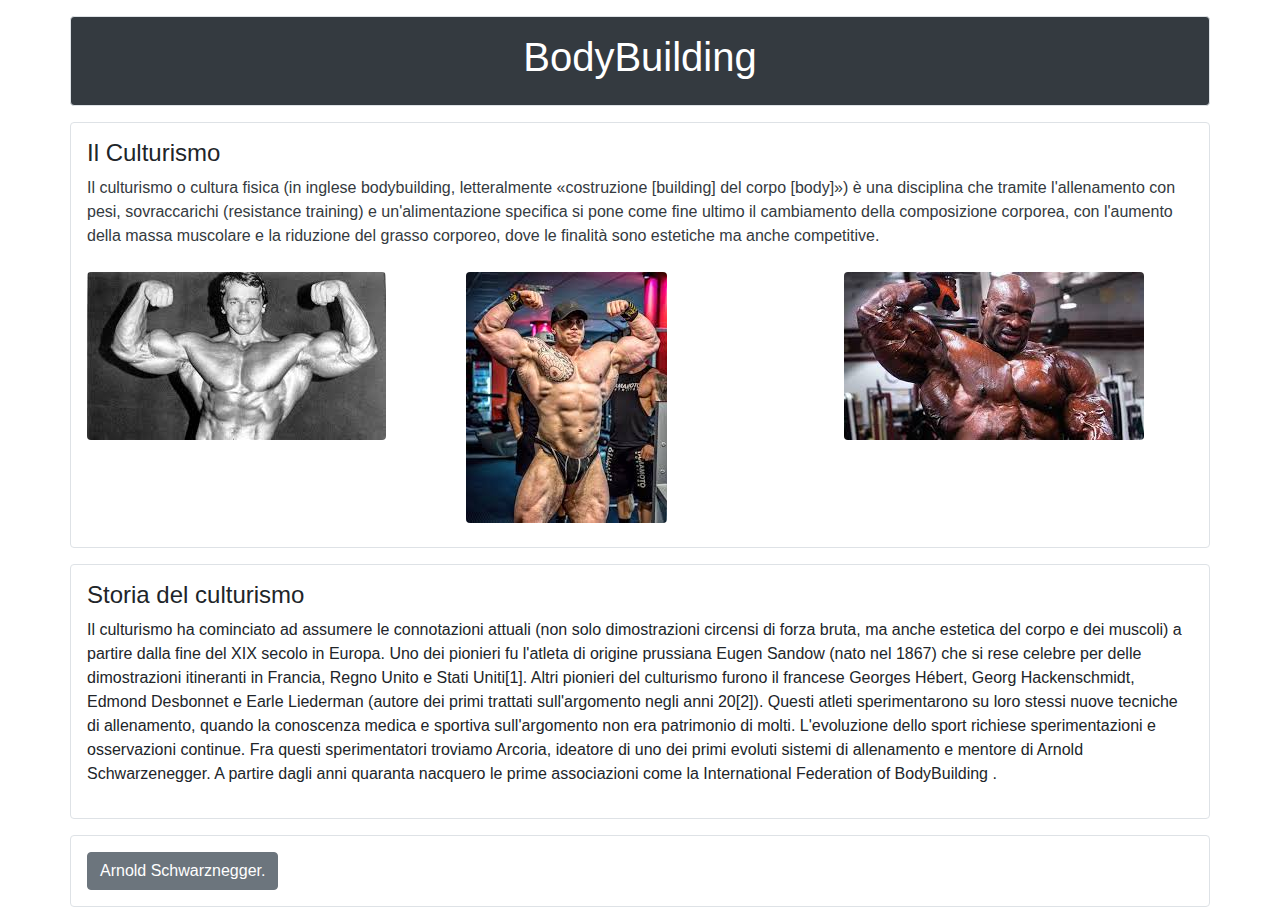
<file: index.html>
<!DOCTYPE html>

<html lang="en">
    <head>
        <title>BodyBuilding</title>
        <meta charset="utf-8">
            <meta name="viewport" content="width=device-width, initial-scale=1">
                <link rel="stylesheet" href="https://maxcdn.bootstrapcdn.com/bootstrap/4.4.1/css/bootstrap.min.css">
                    <script src="https://ajax.googleapis.com/ajax/libs/jquery/3.4.1/jquery.min.js"></script>
                    <script src="https://cdnjs.cloudflare.com/ajax/libs/popper.js/1.14.7/umd/popper.min.js"></script>
                    <script src="https://maxcdn.bootstrapcdn.com/bootstrap/4.4.1/js/bootstrap.min.js"></script>
                    </head>
    
    
    <body>
        
        
        
        
        <div class="container p-3 my-3 border bg-dark text-white text-center rounded">
            <h1>BodyBuilding</h1>
           
        </div>
        
        
        
      
        <div class="container p-3 my-3 border rounded">
            
            <h4>Il Culturismo</h4>
            <p class="text-dark mb-4" >
            Il culturismo o cultura fisica (in inglese bodybuilding, letteralmente «costruzione [building] del corpo [body]») è una disciplina che tramite l'allenamento con pesi, sovraccarichi (resistance training) e un'alimentazione specifica si pone come fine ultimo il cambiamento della composizione corporea, con l'aumento della massa muscolare e la riduzione del grasso corporeo, dove le finalità sono estetiche ma anche competitive.
            

            
           
            </p>

            <div class="row">
                <div class="col-sm-4">
                    <img src="download.jpg" class="rounded img-fluid mb-2" alt="oh">
                        </div>
                <div class="col-sm-4">
                    <img src="download-2.jpg" class="rounded img-fluid mb-2" alt="no">
                        </div>
                <div class="col-sm-4">
                    <img src="download-1.jpg" class="rounded img-fluid mb-2" alt="anyway">
                        </div>
            </div>
            
            
        </div>
        
        
        
        
        
        <div class="container p-3 my-3 border rounded">
            
            <h4>Storia del culturismo</h4>
            <p >
            Il culturismo ha cominciato ad assumere le connotazioni attuali (non solo dimostrazioni circensi di forza bruta, ma anche estetica del corpo e dei muscoli) a partire dalla fine del XIX secolo in Europa. Uno dei pionieri fu l'atleta di origine prussiana Eugen Sandow (nato nel 1867) che si rese celebre per delle dimostrazioni itineranti in Francia, Regno Unito e Stati Uniti[1]. Altri pionieri del culturismo furono il francese Georges Hébert, Georg Hackenschmidt, Edmond Desbonnet e Earle Liederman (autore dei primi trattati sull'argomento negli anni 20[2]). Questi atleti sperimentarono su loro stessi nuove tecniche di allenamento, quando la conoscenza medica e sportiva sull'argomento non era patrimonio di molti. L'evoluzione dello sport richiese sperimentazioni e osservazioni continue.
            
            Fra questi sperimentatori troviamo Arcoria, ideatore di uno dei primi evoluti sistemi di allenamento e mentore di Arnold Schwarzenegger. A partire dagli anni quaranta nacquero le prime associazioni come la International Federation of BodyBuilding .
            </p>
            
        </div>
        
        <div class="container p-3 my-3 border rounded">
            
            <button type="button" class="btn btn-secondary" data-toggle="collapse" data-target="#Arnold">Arnold Schwarznegger.</button>
            <div id="Arnold" class="collapse">
                
                <h6 class="mt-4" >Bodybuilder ma non solo</h6>
                <p >
                Sin da giovane si è imposto come uno dei maggiori culturisti del mondo.[1] Affermato uomo d'affari,[2] ha costruito la propria carriera sul suo fisico, grazie al quale è entrato nel mondo del cinema. La celebrità gli è derivata dall'interpretazione del barbaro guerriero Conan, al quale ha fatto seguito il primo film della esalogia di Terminator.[3] Considerato tra gli interpreti più rappresentativi dei film d'azione, occupa un posto di rilievo nello star system del cinema statunitense.[3]
                
                Avvicinatosi alla politica nei primi anni novanta, è diventato membro attivo del Partito Repubblicano. Nel 2003 è stato eletto 38º Governatore della California. Nel 2006 è stato riconfermato alla stessa carica. Nel gennaio 2011, al termine del suo mandato, è tornato al cinema.
                

                </p>
                
                <h6>Mr.Olympia</h6>
                <p  >
                Il suo primo tentativo fu nel 1969, quando arrivò secondo alle spalle del 3 volte campione Sergio Oliva. Tornò nel 1970 e vinse la competizione.[14] Il 5 dicembre riceve il riconoscimento IFBB "Certificate of Merit". Continuò nelle competizioni del 1971-1974.[14] Nel 1975 vinse il titolo per la sesta volta consecutiva,[14] battendo Franco Columbu. Dopo il Mr. Olympia contest del 1975, Schwarzenegger annunciò il suo ritiro da professionista di bodybuilding.[14]
                
                Mesi prima del Mr. Olympia contest 1975, i registi George Butler e Robert Fiore persuasero Schwarzenegger a farsi filmare durante gli allenamenti per il documentario di bodybuilding Uomo d'acciaio (Pumping Iron).[1] Schwarzenegger aveva tre mesi per preparare la competizione, dopo aver perso notevole peso per apparire nel film Un autentico campione con Jeff Bridges. Uno Schwarzenegger più leggero del solito vinse il Mr. Olympia del 1975.[12] Così, dopo essere stato proclamato Mr. Olympia per la sesta volta, Schwarzenegger si ritirò dalle competizioni.
                </p>
                
                <h6>Arnold attore</h6>
                <p >
                 Il particolare fisico gli servì per ottenere i primi ruoli cinematografici. All'inizio, la sua corporatura lo relegò a ruoli secondari o da macchietta. La sua prima apparizione in un film fu come Ercole in Ercole a New York (1970), in cui fu accreditato come Arnold Strong, a causa del suo cognome impronunciabile;[12] il suo accento tedesco nel film era così marcato che le sue battute furono doppiate.[11] Apparendo nel Merv Griffin Show, fu notato da Lucille Ball, e gli fu dato il ruolo principale nella situation comedy Happy Anniversary And Goodbye.[12] La sua seconda apparizione in un film fu il ruolo di un sordomuto nel film diretto da Robert Altman Il lungo addio (1973), seguito da un ruolo più significativo nel film Il gigante della strada (1976), affiancato da Jeff Bridges e Sally Field, per il quale vinse un Premio Golden Globe come migliore attore esordiente dell'anno.
                </p>
                
                <h6>Compenso</h6>
                <p >
               Schwarzenegger è stato uno degli attori più pagati di Hollywood:[35] i suoi introiti mostrano la stessa evoluzione della sua notorietà. Mentre nel 1969, per il suo primo film, Ercole a New York, ha percepito un compenso di 12 000 dollari, trentaquattro anni dopo, nel 2003 per Terminator 3 - Le macchine ribelli, con 30 milioni di dollari ha registrato il più alto salario mai pagato a un attore per un film.
                </p>
                
                
            </div>
        </div>
       
       
       
                
                
    
                
            
        
    </body>
</html>
</file>
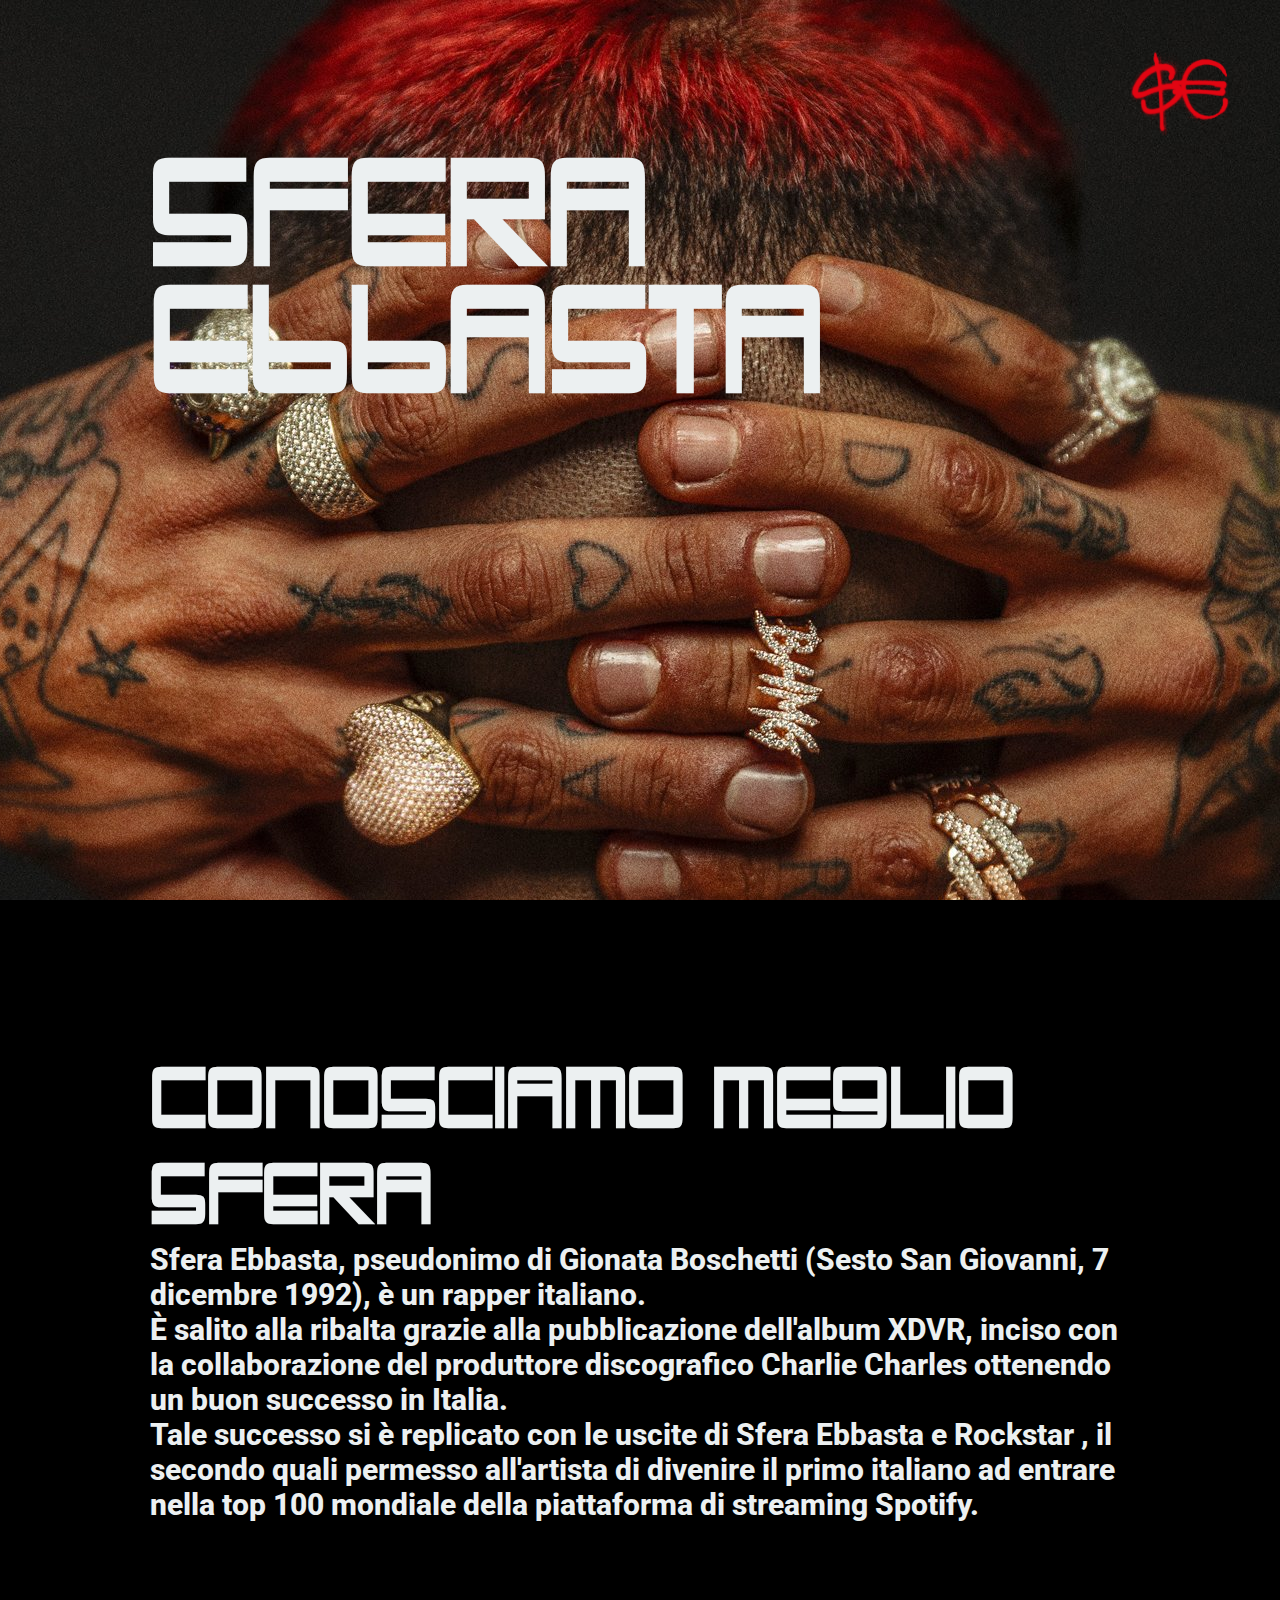
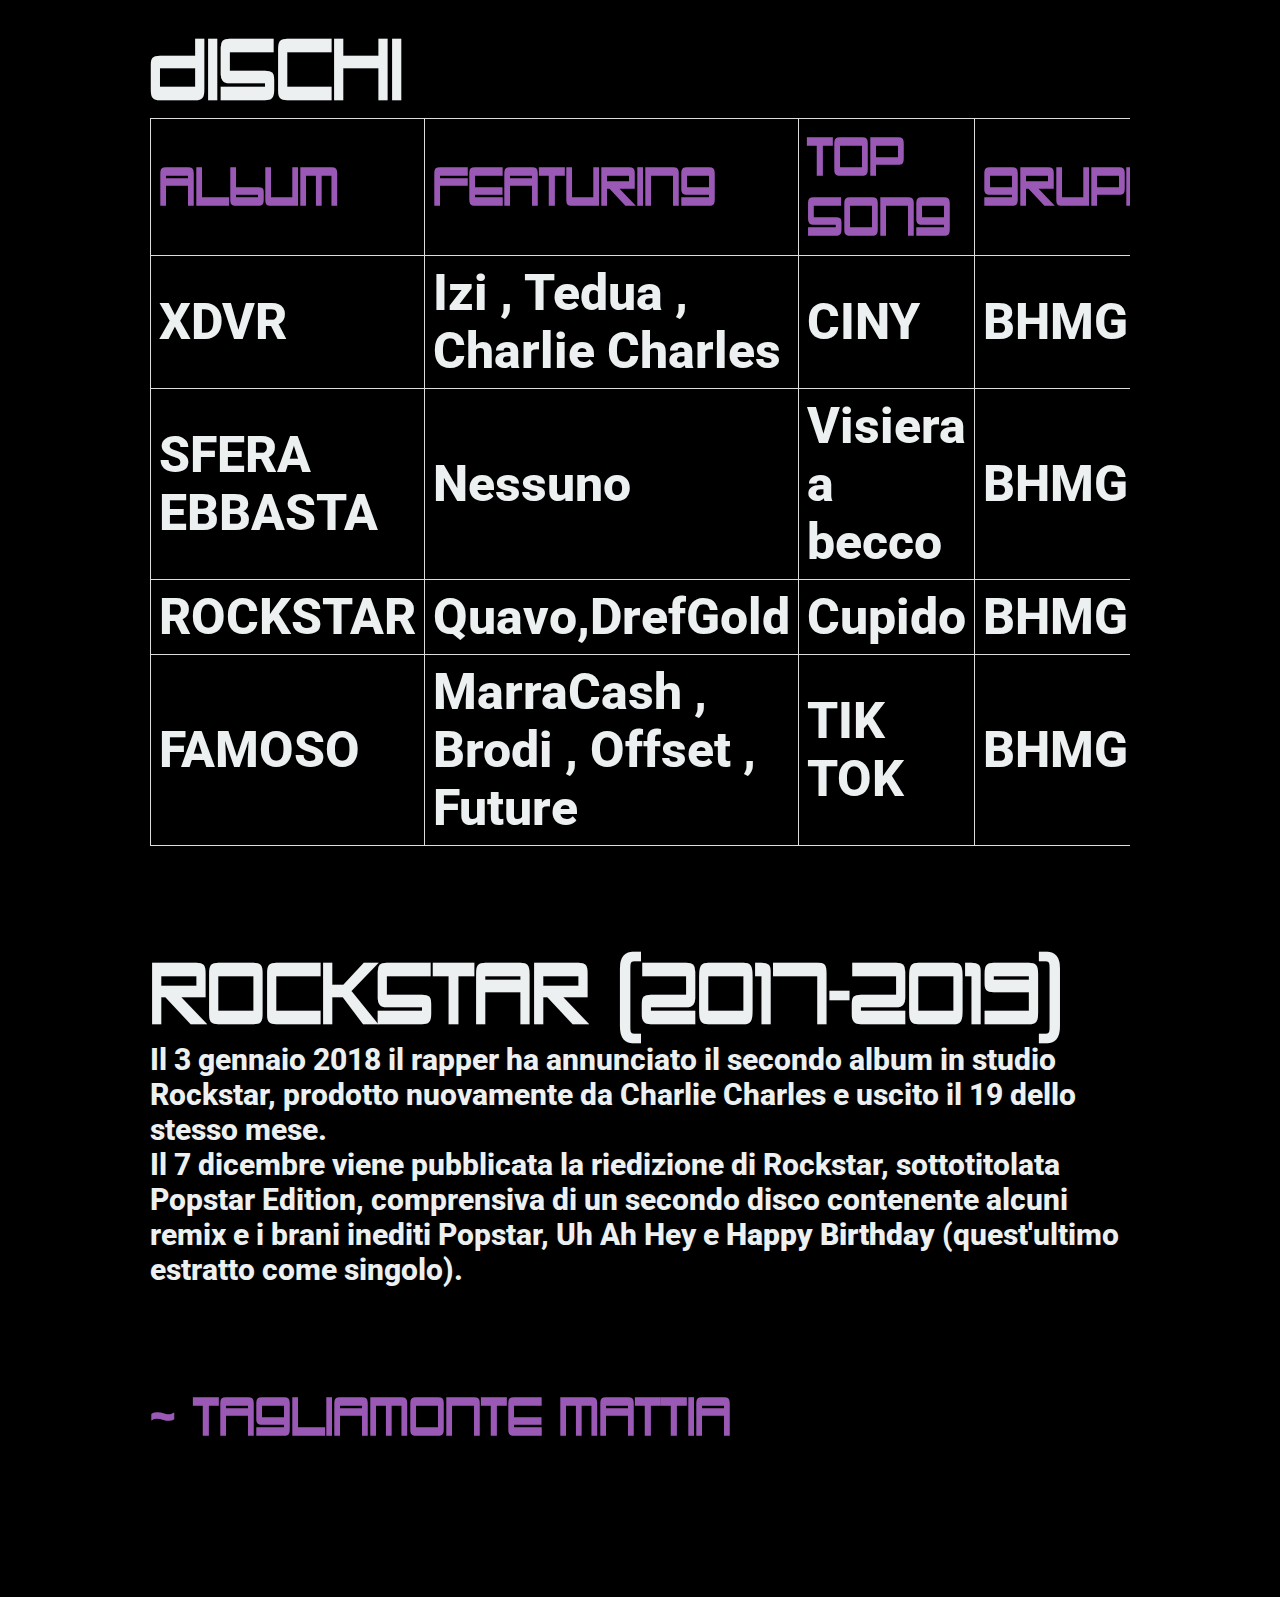
<file: sfera/index.html>
<!DOCTYPE html>
<html lang="en">

  <head>
    <meta charset="UTF-8">
    <title>Sfera Ebbasta</title>
    <link rel="stylesheet" href="./css/style.css">
    <link rel="icon" type="image/png" href="./images/sferaLogo.png">
    <link rel="preconnect" href="https://fonts.gstatic.com">
    <link href="https://fonts.googleapis.com/css2?family=Roboto:wght@100;300;400;500;700;900" rel="stylesheet">
  </head>

  <body>
    <div class="header">
      <h1 class="primary-heading noselect">Sfera Ebbasta</h1>
      <audio src="./music/happyBirthday.mp3" id="audio"></audio>
    </div>

    <img id="logo" class="sfera-logo" src="./images/sferaLogo.png" alt="sfera-logo">
    
    <div class="content">
      <div class="content-text">
        <h6>Conosciamo meglio Sfera</h6>
        <p>
          Sfera Ebbasta, pseudonimo di Gionata Boschetti (Sesto San Giovanni, 7 dicembre 1992), è un rapper italiano.
          <br>È salito alla ribalta grazie alla pubblicazione dell'album XDVR, inciso con la collaborazione del produttore discografico Charlie Charles ottenendo un buon successo in Italia.
          <br>Tale successo si è replicato con le uscite di Sfera Ebbasta  e Rockstar , il secondo  quali  permesso all'artista di divenire il primo italiano ad entrare nella top 100 mondiale della piattaforma di streaming Spotify.
        </p>

        <h6>Dischi</h6>
        <div class="table">
          <table>
            <thead>
               <tr>
                  <th>Album</th>
                  <th>Featuring</th>
                  <th>Top Song</th>
                  <th>Gruppi</th>
                  <th>Certificazioni</th>
               </tr>
            </thead>
            <tbody>
               <tr>
                  <td>XDVR</td>
                  <td>Izi , Tedua , Charlie Charles</td>
                  <td>CINY</td>
                  <td>BHMG</td>
                  <td>Platino</td>
               </tr>
               <tr>
                  <td>SFERA EBBASTA</td>
                  <td>Nessuno</td>
                  <td>Visiera a becco</td>
                  <td>BHMG</td>
                  <td>Platino</td>
               </tr>
               <tr>
                  <td>ROCKSTAR</td>
                  <td>Quavo,DrefGold</td>
                  <td>Cupido</td>
                  <td>BHMG</td>
                  <td>Triplo platino</td>
               </tr>
               <tr>
                  <td>FAMOSO</td>
                  <td>MarraCash , Brodi , Offset , Future</td>
                  <td>TIK TOK</td>
                  <td>BHMG</td>
                  <td>Doppio Platino</td>
               </tr>
               <tr>
               </tr>
            </tbody>
          </table>
        </div>

        <h6>Rockstar (2017-2019)</h6>
        <p>
          Il 3 gennaio 2018 il rapper ha annunciato il secondo album in studio Rockstar, prodotto nuovamente da Charlie Charles e uscito il 19 dello stesso mese.
          <br>Il 7 dicembre viene pubblicata la riedizione di Rockstar, sottotitolata Popstar Edition, comprensiva di un secondo disco contenente alcuni remix e i brani inediti Popstar, Uh Ah Hey e <b>Happy Birthday</b> (quest'ultimo estratto come singolo).
        </p>

        <firma>~ Tagliamonte Mattia</firma>
      </div>
    </div>

    <script src="./js/music.js"></script>
  </body>
</html>
</file>
<file: sfera/css/style.css>
* {
  margin: 0;
  padding: 0;
  box-sizing: inherit;
}

html {
  height: 100%;
  font-size: 62.5%;
  scroll-behavior: smooth;
}

.sfera-logo {
  position: fixed;
  top: 5rem;
  right: 5rem;
  width: 10rem;
  cursor: pointer;
}

.noselect {
  -webkit-touch-callout: none; /* iOS Safari */
    -webkit-user-select: none; /* Safari */
     -khtml-user-select: none; /* Konqueror HTML */
       -moz-user-select: none; /* Old versions of Firefox */
        -ms-user-select: none; /* Internet Explorer/Edge */
            user-select: none; /* Non-prefixed version, currently
                                  supported by Chrome, Edge, Opera and Firefox */
}

@font-face {
  font-family: "Trapper";
  font-weight: 400;
  src: url("../fonts/trapper-john.ttf");
}

body {
  position: relative;
  height: 100%;
  width: 100%;
  font-family: 'Trapper', sans-serif;
  font-weight: 800;
}

.header {
  height: 100%;
  background-image: url("../images/sferaBackground.jpg");
  background-position: center top;
  background-attachment: fixed;
  background-repeat: no-repeat;
  margin-bottom: 0;
}

.primary-heading {
  padding: 15rem;
  font-size: 11vw;
  line-height: .9;
  word-spacing: 100vw;
  text-transform: uppercase;
  color: #ecf0f1;
}

.content {
  padding: 15rem;
  font-size: 5rem;
  color: #ecf0f1;
  background-color: #000;
}

.content-text h6 {
  font-size: 8rem;
  text-transform: uppercase;
  color: #ecf0f1;
  background-color: #000;
}

.content-text p {
  font-family: 'Roboto', sans-serif;
  font-size: 3rem;
  color: #ecf0f1;
  background-color: #000;
  margin-bottom: 10rem;
}

.table {
  overflow-x: auto;
}

table, td, th {  
  border: 1px solid #ddd;
  border-radius: 3rem;
  text-align: left;
}

table {
  font-family: 'Roboto', sans-serif;
  border-collapse: collapse;
  width: 100%;
  margin-bottom: 10rem;
}

th {
  font-family: 'Trapper', sans-serif;
  color: #9b59b6;
}

th, td {
  text-align: left;
  padding: 8px;
}

firma {
  font-family: 'Trapper', sans-serif;
  color: #9b59b6;
}
</file>
